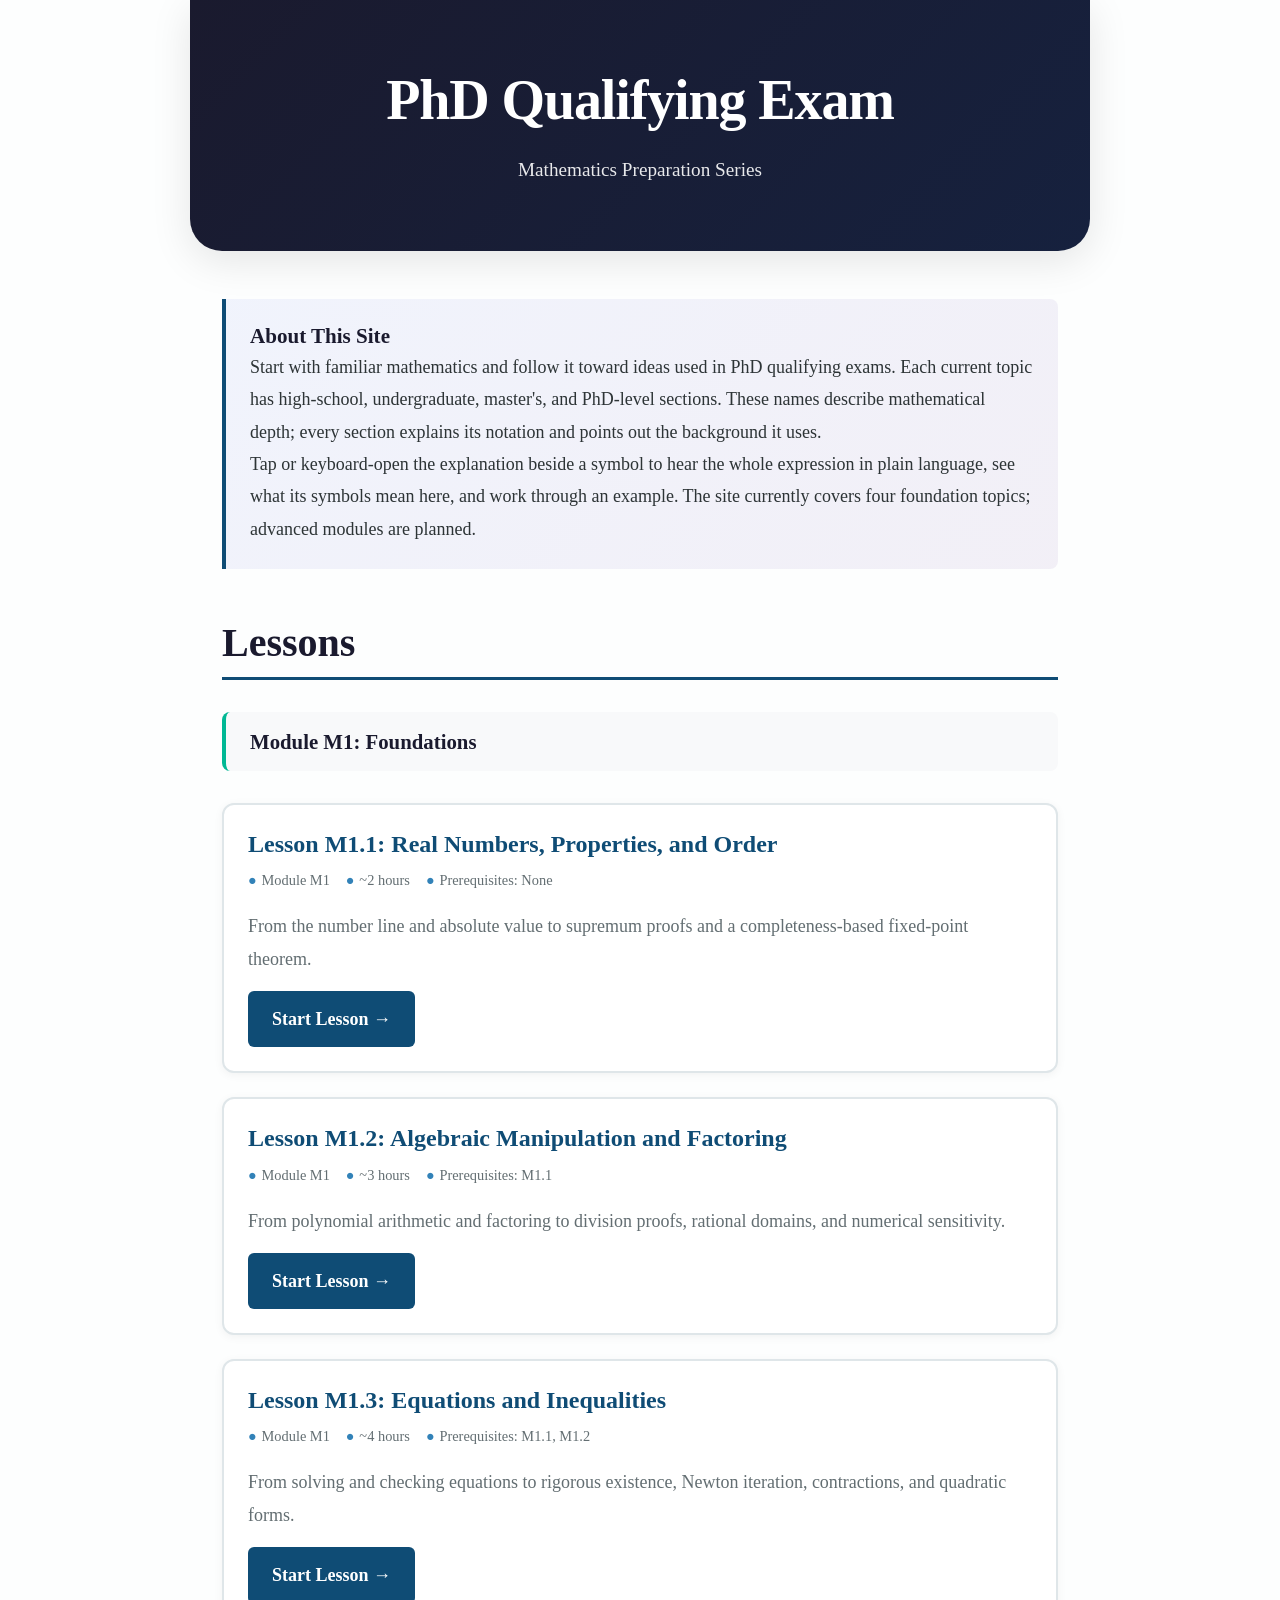
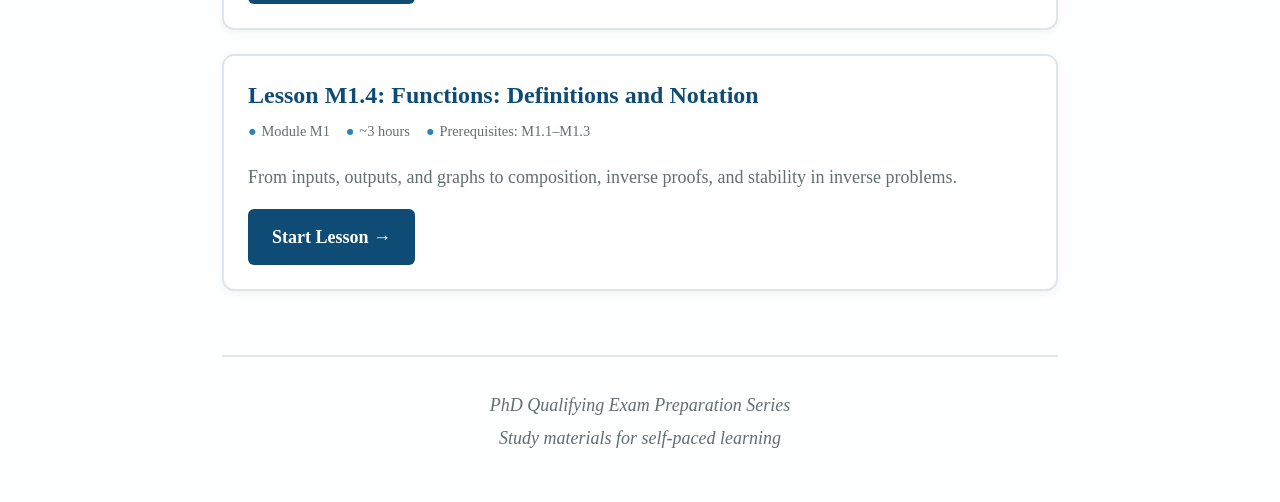
<file: index.html>
<!DOCTYPE html>
<html lang="en">
<head>
    <meta charset="UTF-8">
    <meta name="viewport" content="width=device-width, initial-scale=1.0">
    <title>PhD Qualifying Exam Math Prep</title>

    <style>
        :root {
            --primary: #1a1a2e;
            --secondary: #16213e;
            --accent: #0f4c75;
            --highlight: #3282b8;
            --text: #2d3436;
            --text-light: #636e72;
            --bg: #fdfefe;
            --bg-alt: #f8f9fa;
            --border: #dfe6e9;
            --success: #00b894;
        }

        * {
            margin: 0;
            padding: 0;
            box-sizing: border-box;
        }

        body {
            font-family: 'Crimson Pro', 'Crimson Text', Georgia, serif;
            line-height: 1.8;
            color: var(--text);
            background: var(--bg);
            font-size: 18px;
        }

        h1, h2, h3 {
            font-family: 'Cormorant Garamond', 'Cormorant', Georgia, serif;
            font-weight: 600;
            line-height: 1.3;
            color: var(--primary);
        }

        h1 {
            font-size: 3.5rem;
            letter-spacing: -0.02em;
        }

        h2 {
            font-size: 2.5rem;
            border-bottom: 3px solid var(--accent);
            padding-bottom: 0.5rem;
            margin-top: 3rem;
            margin-bottom: 1.5rem;
        }

        .container {
            max-width: 900px;
            margin: 0 auto;
            padding: 3rem 2rem;
            animation: fadeIn 0.6s ease-out;
        }

        @keyframes fadeIn {
            from { opacity: 0; transform: translateY(20px); }
            to { opacity: 1; transform: translateY(0); }
        }

        .hero {
            background: linear-gradient(135deg, var(--primary) 0%, var(--secondary) 100%);
            color: white;
            padding: 4rem 2rem;
            margin: -3rem -2rem 3rem -2rem;
            border-radius: 0 0 2rem 2rem;
            box-shadow: 0 10px 40px rgba(0,0,0,0.1);
            text-align: center;
        }

        .hero h1 {
            color: white;
            margin-bottom: 1rem;
        }

        .hero p {
            font-size: 1.2rem;
            opacity: 0.9;
            max-width: 600px;
            margin: 0 auto;
        }

        .intro-box {
            background: linear-gradient(135deg, #667eea15 0%, #764ba215 100%);
            border-left: 4px solid var(--accent);
            padding: 1.5rem;
            margin: 2rem 0;
            border-radius: 0 8px 8px 0;
        }

        .lessons-grid {
            display: grid;
            gap: 1.5rem;
            margin: 2rem 0;
        }

        .lesson-card {
            background: white;
            border: 2px solid var(--border);
            border-radius: 12px;
            padding: 1.5rem;
            transition: all 0.3s ease;
            box-shadow: 0 2px 10px rgba(0,0,0,0.05);
        }

        .lesson-card:hover {
            box-shadow: 0 5px 20px rgba(0,0,0,0.1);
            transform: translateY(-2px);
            border-color: var(--accent);
        }

        .lesson-card h3 {
            color: var(--accent);
            margin-top: 0;
            margin-bottom: 0.5rem;
            font-size: 1.5rem;
        }

        .lesson-card p {
            color: var(--text-light);
            margin-bottom: 1rem;
        }

        .lesson-meta {
            display: flex;
            gap: 1rem;
            flex-wrap: wrap;
            font-size: 0.9rem;
            color: var(--text-light);
            margin-bottom: 1rem;
        }

        .lesson-meta-item {
            display: flex;
            align-items: center;
            gap: 0.3rem;
        }

        .lesson-meta-item::before {
            content: "●";
            color: var(--highlight);
        }

        .lesson-link {
            display: inline-block;
            padding: 0.75rem 1.5rem;
            background: var(--accent);
            color: white;
            text-decoration: none;
            border-radius: 6px;
            font-weight: 600;
            transition: all 0.3s ease;
        }

        .lesson-link:hover {
            background: var(--highlight);
            transform: translateX(5px);
        }

        .module-header {
            background: var(--bg-alt);
            padding: 1rem 1.5rem;
            border-radius: 8px;
            margin: 2rem 0 1rem 0;
            border-left: 4px solid var(--success);
        }

        .module-header h3 {
            margin: 0;
            color: var(--primary);
            font-size: 1.3rem;
        }

        footer {
            margin-top: 4rem;
            padding-top: 2rem;
            border-top: 2px solid var(--border);
            text-align: center;
            color: var(--text-light);
            font-style: italic;
        }

        @media (max-width: 768px) {
            body {
                font-size: 16px;
            }

            h1 {
                font-size: 2.5rem;
            }

            h2 {
                font-size: 2rem;
            }

            .container {
                padding: 2rem 1rem;
            }

            .hero {
                padding: 3rem 1rem;
                margin: -2rem -1rem 2rem -1rem;
            }
        }

        html {
            scroll-behavior: smooth;
        }

        @import url('https://fonts.googleapis.com/css2?family=Cormorant+Garamond:wght@400;600;700&family=Crimson+Pro:wght@400;600;700&display=swap');
    </style>
</head>
<body>
    <div class="container">
        <div class="hero">
            <h1>PhD Qualifying Exam</h1>
            <p>Mathematics Preparation Series</p>
        </div>

        <div class="intro-box">
            <h3>About This Site</h3>
            <p>Start with familiar mathematics and follow it toward ideas used in PhD qualifying exams. Each current topic has high-school, undergraduate, master's, and PhD-level sections. These names describe mathematical depth; every section explains its notation and points out the background it uses.</p>
            <p>Tap or keyboard-open the explanation beside a symbol to hear the whole expression in plain language, see what its symbols mean here, and work through an example. The site currently covers four foundation topics; advanced modules are planned.</p>
        </div>

        <h2>Lessons</h2>

        <div class="module-header">
            <h3>Module M1: Foundations</h3>
        </div>

        <div class="lessons-grid">
            <div class="lesson-card">
                <h3>Lesson M1.1: Real Numbers, Properties, and Order</h3>
                <div class="lesson-meta">
                    <div class="lesson-meta-item">Module M1</div>
                    <div class="lesson-meta-item">~2 hours</div>
                    <div class="lesson-meta-item">Prerequisites: None</div>
                </div>
                <p>From the number line and absolute value to supremum proofs and a completeness-based fixed-point theorem.</p>
                <a href="lesson_m1_1.html" class="lesson-link">Start Lesson →</a>
            </div>

            <div class="lesson-card">
                <h3>Lesson M1.2: Algebraic Manipulation and Factoring</h3>
                <div class="lesson-meta">
                    <div class="lesson-meta-item">Module M1</div>
                    <div class="lesson-meta-item">~3 hours</div>
                    <div class="lesson-meta-item">Prerequisites: M1.1</div>
                </div>
                <p>From polynomial arithmetic and factoring to division proofs, rational domains, and numerical sensitivity.</p>
                <a href="lesson_m1_2.html" class="lesson-link">Start Lesson →</a>
            </div>

            <div class="lesson-card">
                <h3>Lesson M1.3: Equations and Inequalities</h3>
                <div class="lesson-meta">
                    <div class="lesson-meta-item">Module M1</div>
                    <div class="lesson-meta-item">~4 hours</div>
                    <div class="lesson-meta-item">Prerequisites: M1.1, M1.2</div>
                </div>
                <p>From solving and checking equations to rigorous existence, Newton iteration, contractions, and quadratic forms.</p>
                <a href="lesson_m1_3.html" class="lesson-link">Start Lesson →</a>
            </div>
            <div class="lesson-card">
                <h3>Lesson M1.4: Functions: Definitions and Notation</h3>
                <div class="lesson-meta">
                    <div class="lesson-meta-item">Module M1</div>
                    <div class="lesson-meta-item">~3 hours</div>
                    <div class="lesson-meta-item">Prerequisites: M1.1–M1.3</div>
                </div>
                <p>From inputs, outputs, and graphs to composition, inverse proofs, and stability in inverse problems.</p>
                <a href="lesson_m1_4.html" class="lesson-link">Start Lesson →</a>
            </div>
        </div>

        <footer>
            <p>PhD Qualifying Exam Preparation Series</p>
            <p>Study materials for self-paced learning</p>
        </footer>
    </div>
</body>
</html>
</file>
